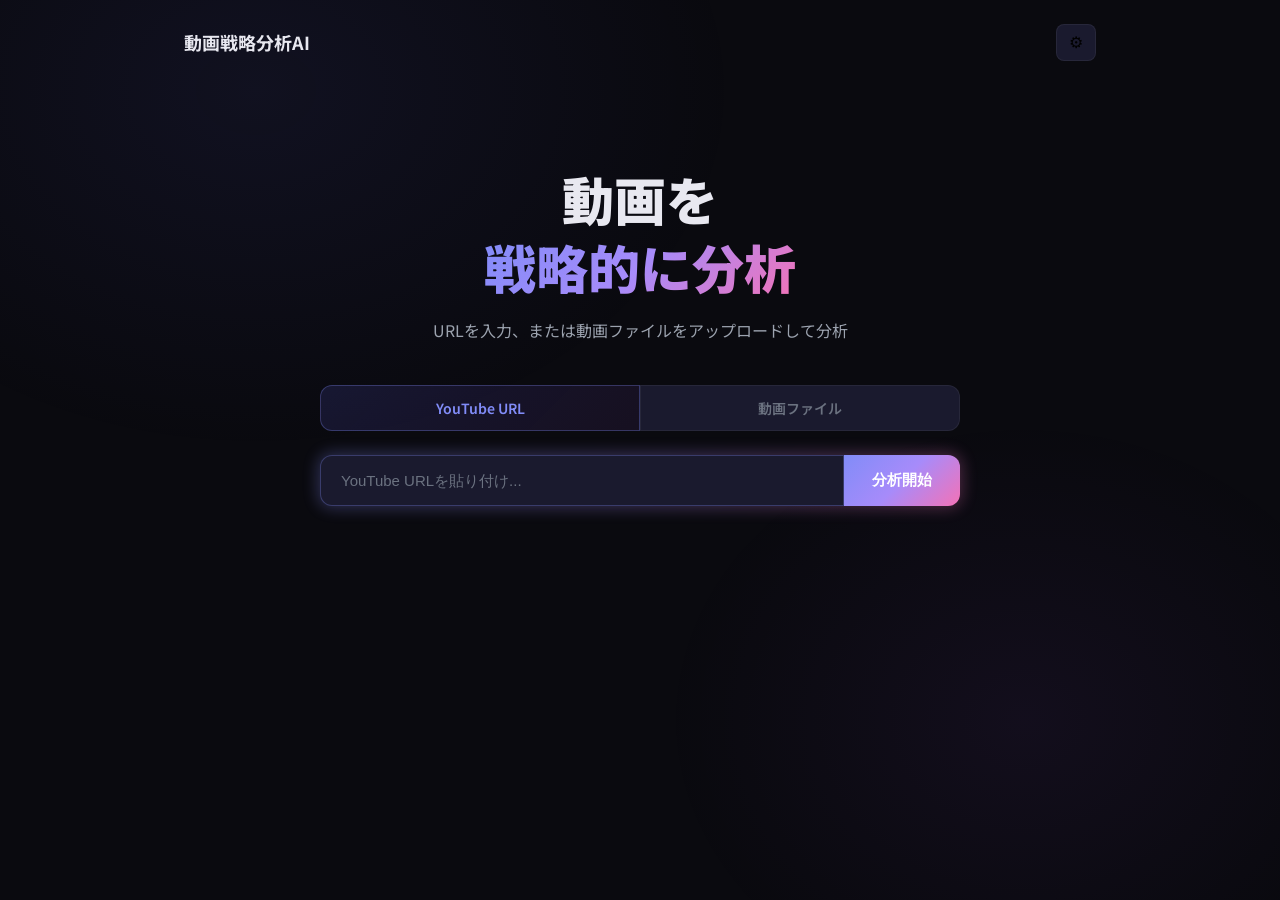
<file: app/index.html>
<!DOCTYPE html>
<html lang="ja">

<head>
    <meta charset="UTF-8">
    <meta name="viewport" content="width=device-width, initial-scale=1.0">
    <title>YouTube動画戦略分析AI</title>
    <meta name="description" content="YouTubeのURLを入力するだけで、ヒット動画の戦略・構成・ペルソナ分析レポートをAIが自動生成します。">

    <!-- OGP / SNS Share Settings -->
    <meta property="og:title" content="YouTube動画戦略分析AI" />
    <meta property="og:description" content="YouTube URLを入力するだけで、ヒット動画の設計図を自動生成。戦略・構成・ペルソナをAIが徹底分析。" />
    <meta property="og:type" content="website" />
    <meta property="og:url" content="https://example.com" />
    <meta property="og:image" content="https://example.com/ogp.png" />
    <meta property="og:site_name" content="YouTube動画戦略分析AI" />
    <meta name="twitter:card" content="summary_large_image" />
    <meta name="twitter:image" content="https://example.com/ogp.png" />

    <link rel="manifest" href="manifest.json">
    <link rel="apple-touch-icon" href="ogp.png">

    <link rel="preconnect" href="https://fonts.googleapis.com">
    <link rel="preconnect" href="https://fonts.gstatic.com" crossorigin>
    <link
        href="https://fonts.googleapis.com/css2?family=Noto+Sans+JP:wght@300;400;500;600;700;900&family=Inter:wght@400;500;600;700&display=swap"
        rel="stylesheet">
    <link rel="stylesheet" href="style.css">

    <script type="importmap">
    {
        "imports": {
            "@ffmpeg/ffmpeg": "https://cdn.jsdelivr.net/npm/@ffmpeg/ffmpeg@0.12.15/dist/esm/index.js",
            "@ffmpeg/util": "https://cdn.jsdelivr.net/npm/@ffmpeg/util@0.12.1/dist/esm/index.js"
        }
    }
    </script>
</head>

<body>
    <!-- API Key Modal -->
    <div id="apiKeyModal" class="modal" style="display:none;">
        <div class="modal-content">
            <h3>Gemini APIキー設定</h3>
            <p>Gemini APIキーを入力してください。キーはブラウザのlocalStorageに保存され、外部には送信されません。</p>
            <input type="password" id="apiKeyInput" placeholder="AIzaSy..." />
            <div class="modal-actions">
                <button onclick="saveApiKey()" class="btn-primary">保存</button>
                <button onclick="closeModal()" class="btn-secondary">キャンセル</button>
            </div>
        </div>
    </div>

    <!-- Main App -->
    <div class="container">
        <!-- Hero / Input Screen -->
        <div id="heroScreen">
            <header class="app-header">
                <div class="logo">動画戦略分析AI</div>
                <button onclick="openModal()" class="settings-btn" title="APIキー設定">&#9881;</button>
            </header>
            <div class="hero-content">
                <h1>動画を<br><span class="gradient-text">戦略的に分析</span></h1>
                <p class="hero-desc">URLを入力、または動画ファイルをアップロードして分析</p>

                <!-- Tab Bar -->
                <div class="tab-bar">
                    <button class="tab-btn active" onclick="switchTab('youtube')" id="tabYoutube">YouTube URL</button>
                    <button class="tab-btn" onclick="switchTab('upload')" id="tabUpload">動画ファイル</button>
                </div>

                <!-- YouTube URL Tab -->
                <div id="tabContentYoutube" class="tab-content">
                    <div class="input-wrapper">
                        <div class="input-glow"></div>
                        <input type="url" id="urlInput" placeholder="YouTube URLを貼り付け..." />
                        <button onclick="startAnalysis()" id="analyzeBtn" class="analyze-btn">分析開始</button>
                    </div>
                </div>

                <!-- File Upload Tab -->
                <div id="tabContentUpload" class="tab-content" style="display:none;">
                    <div class="drop-zone" id="dropZone" onclick="document.getElementById('fileInput').click()">
                        <div class="drop-zone-icon">&#128193;</div>
                        <p class="drop-zone-text">動画ファイルをドラッグ&ドロップ<br>またはクリックして選択</p>
                        <p class="drop-zone-formats">MP4, MOV, AVI, WebM, MKV 対応</p>
                        <input type="file" id="fileInput" accept="video/*" style="display:none;" onchange="onFileSelected(event)" />
                    </div>
                    <div id="fileInfo" class="file-info" style="display:none;">
                        <div class="file-info-left">
                            <span class="file-info-name" id="fileName"></span>
                            <span class="file-info-size" id="fileSize"></span>
                        </div>
                        <button class="file-info-remove" onclick="clearFileSelection()" title="取り消し">&#10005;</button>
                    </div>
                    <div id="compressNotice" class="compress-notice" style="display:none;">
                        ⚠️ このファイルは2GBを超えています。Gemini File APIの上限は2GBのため、外部ツール（<a href="https://handbrake.fr/" target="_blank" rel="noopener" style="color:inherit;text-decoration:underline;">HandBrake</a>等）で圧縮してからアップロードしてください。
                    </div>
                    <button onclick="startFileAnalysis()" id="fileAnalyzeBtn" class="file-analyze-btn" disabled>分析開始</button>
                </div>

                <div id="inputError" class="input-error" style="display:none;"></div>
            </div>
            <!-- History -->
            <div id="historySection" class="history-section" style="display:none;">
                <h3>分析履歴</h3>
                <div id="historyList" class="history-list"></div>
            </div>
        </div>

        <!-- Loading Screen -->
        <div id="loadingScreen" style="display:none;">
            <div class="loading-content">
                <div class="loading-spinner"></div>
                <h2>分析中...</h2>

                <!-- YouTube Loading Steps -->
                <div id="youtubeSteps" class="loading-steps">
                    <div class="step" id="step1"><span class="step-icon"></span> 動画情報を取得中</div>
                    <div class="step" id="step2"><span class="step-icon"></span> AIが動画を分析中</div>
                    <div class="step" id="step3"><span class="step-icon"></span> レポートを生成中</div>
                </div>

                <!-- File Upload Loading Steps -->
                <div id="uploadSteps" class="loading-steps" style="display:none;">
                    <div class="step" id="ustep1"><span class="step-icon"></span> 動画を準備中</div>
                    <div class="step" id="ustep2"><span class="step-icon"></span> 動画を圧縮中</div>
                    <div class="step" id="ustep3"><span class="step-icon"></span> Geminiにアップロード中</div>
                    <div class="step" id="ustep4"><span class="step-icon"></span> 動画を処理中</div>
                    <div class="step" id="ustep5"><span class="step-icon"></span> AIが分析・レポート生成中</div>
                </div>

                <!-- Progress Bar -->
                <div id="progressContainer" class="progress-container" style="display:none;">
                    <div class="progress-bar">
                        <div class="progress-fill" id="progressFill" style="width:0%"></div>
                    </div>
                    <div class="progress-text" id="progressText"></div>
                </div>
            </div>
        </div>

        <!-- Report Screen -->
        <div id="reportScreen" style="display:none;">
            <div class="report-header">
                <button onclick="goHome()" class="back-btn">&larr; 新しい分析</button>
            </div>
            <div id="reportContent"></div>
        </div>
    </div>

    <script>window.coi = { coepCredentialless: () => true };</script>
    <script src="coi-serviceworker.js"></script>
    <script src="app.js"></script>
</body>

</html>
</file>
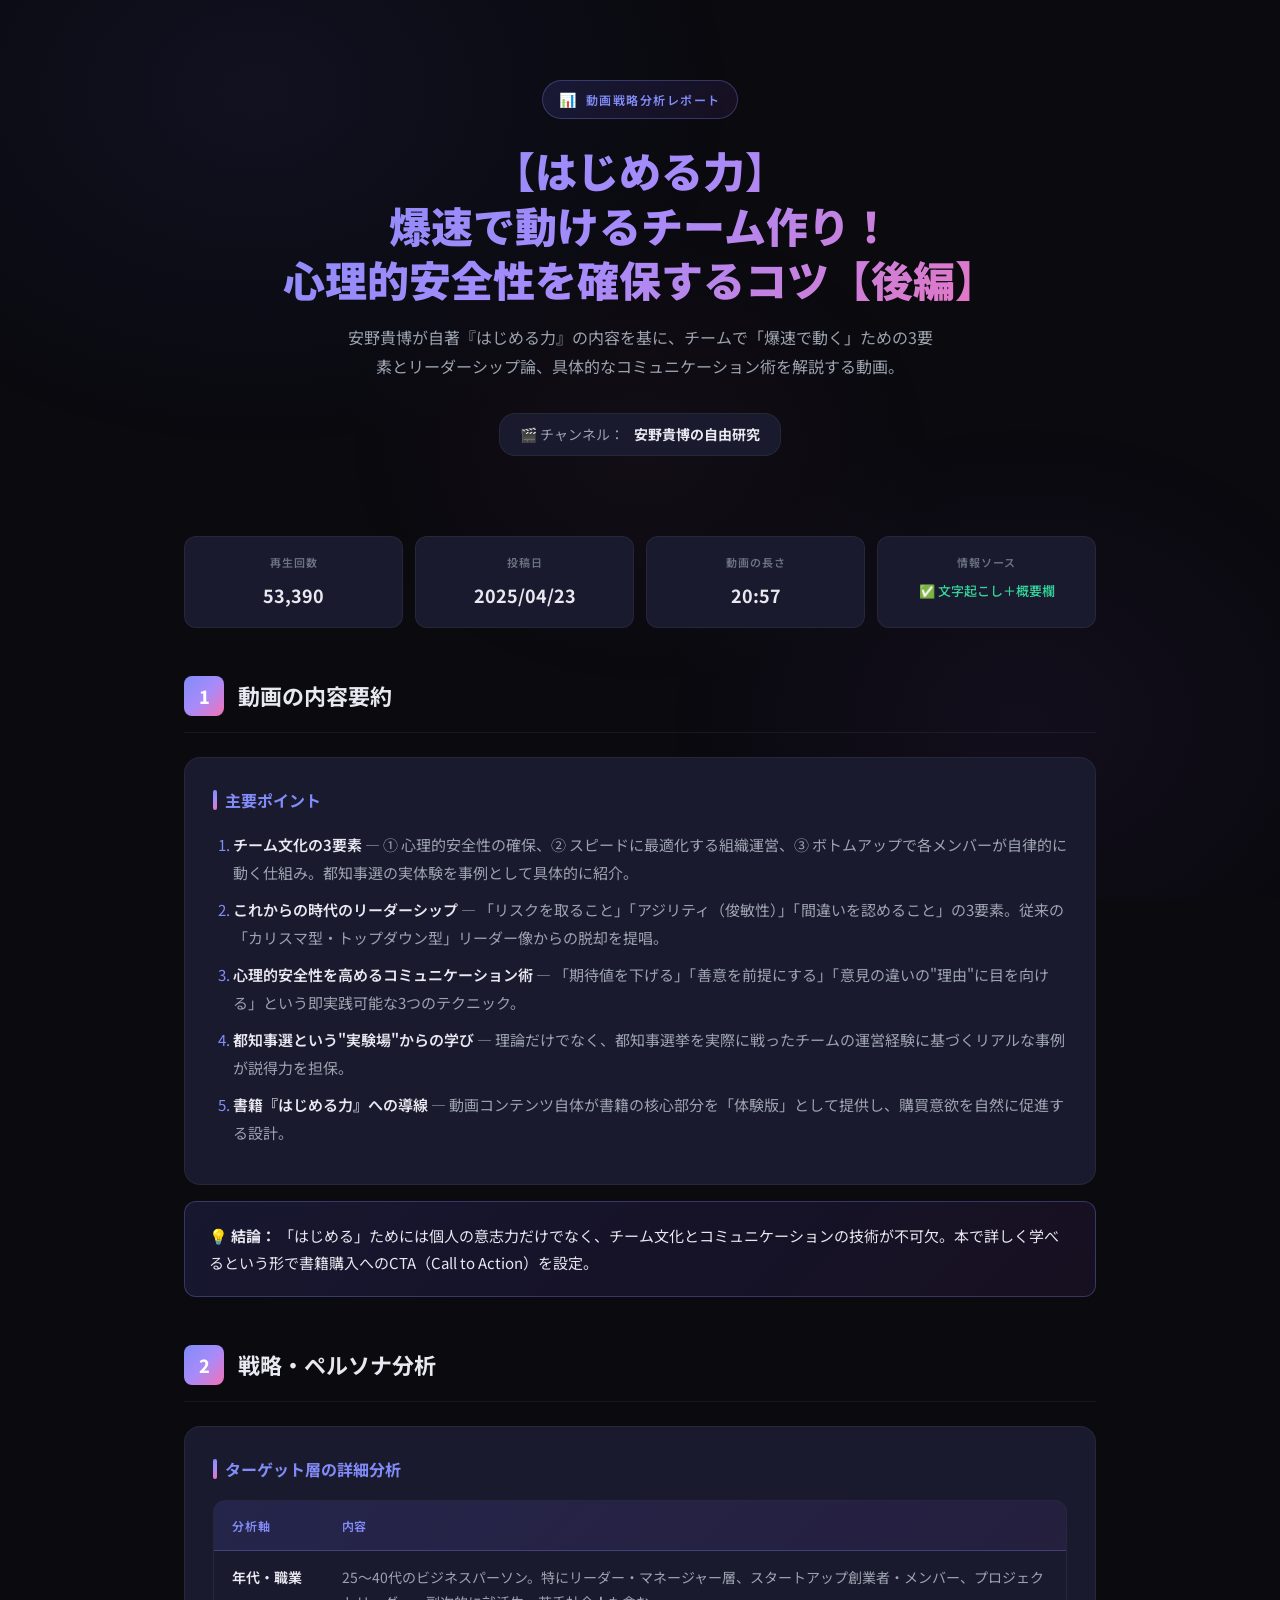
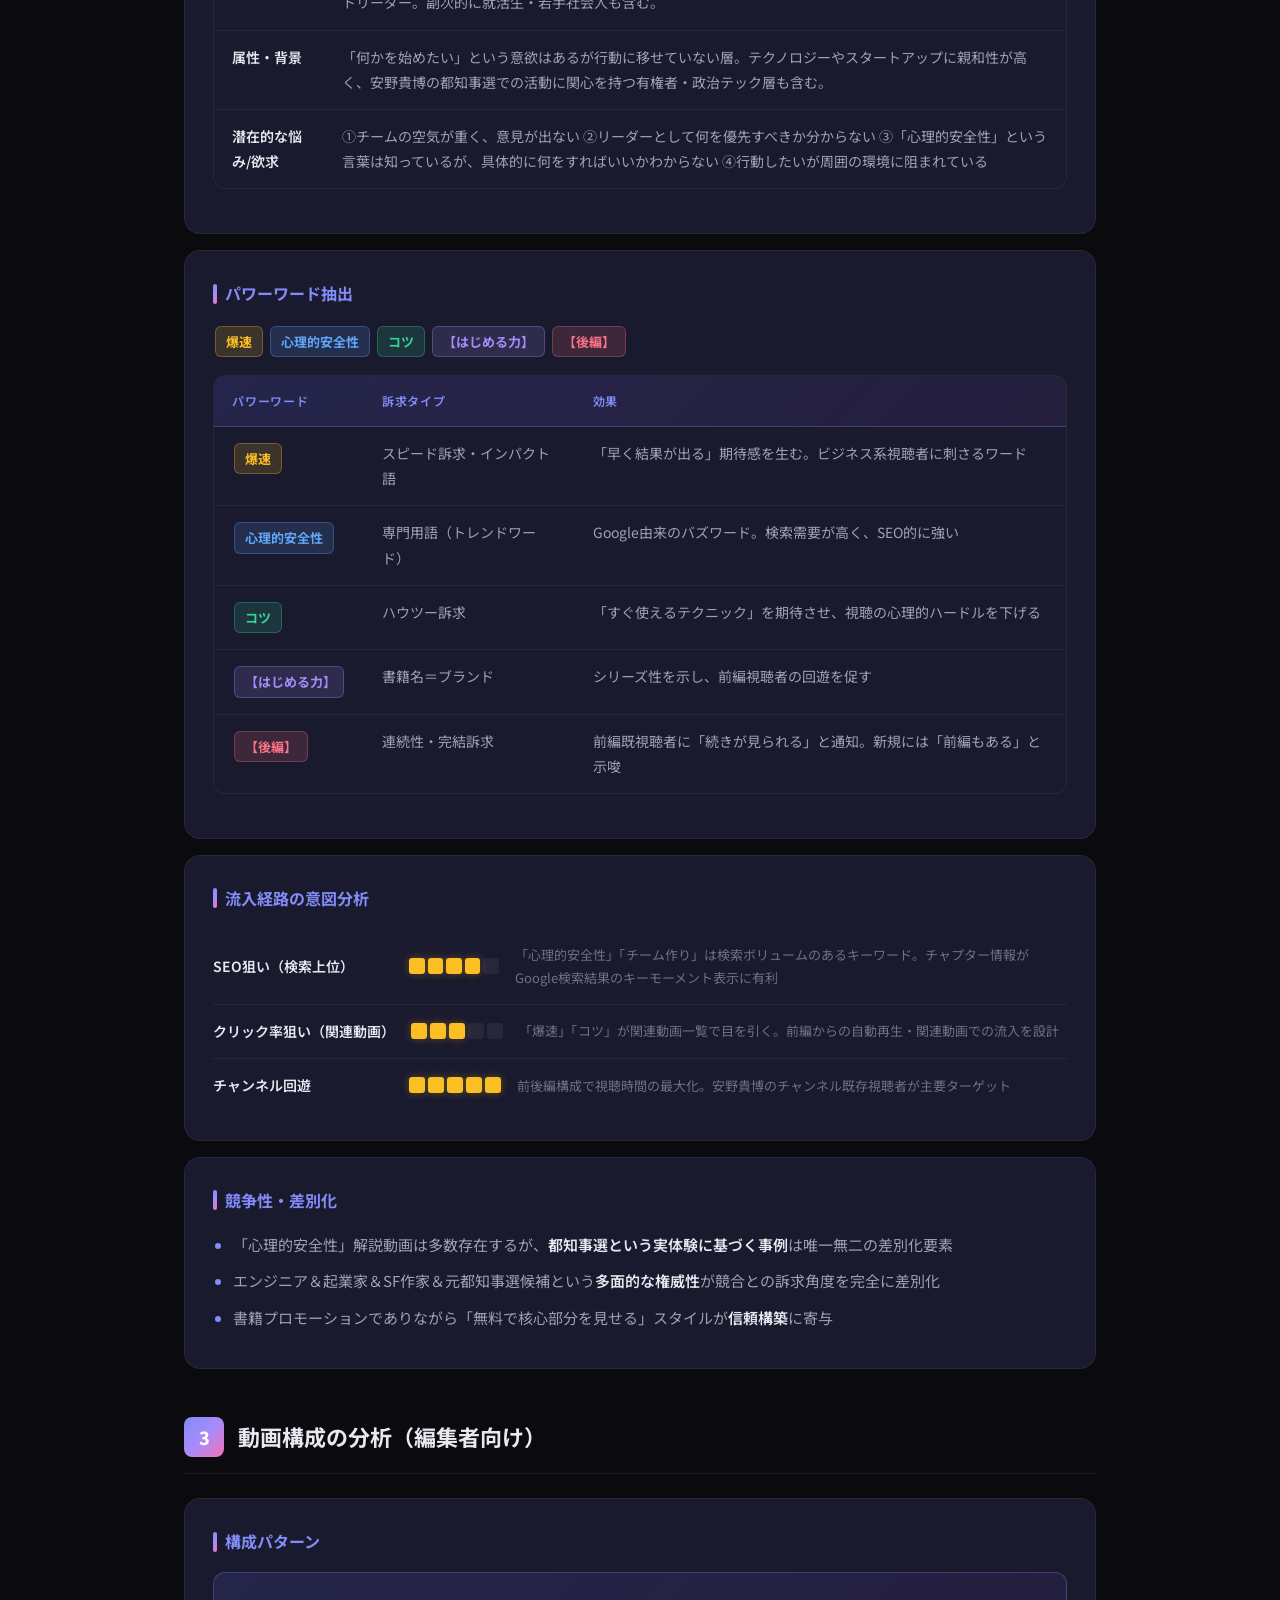
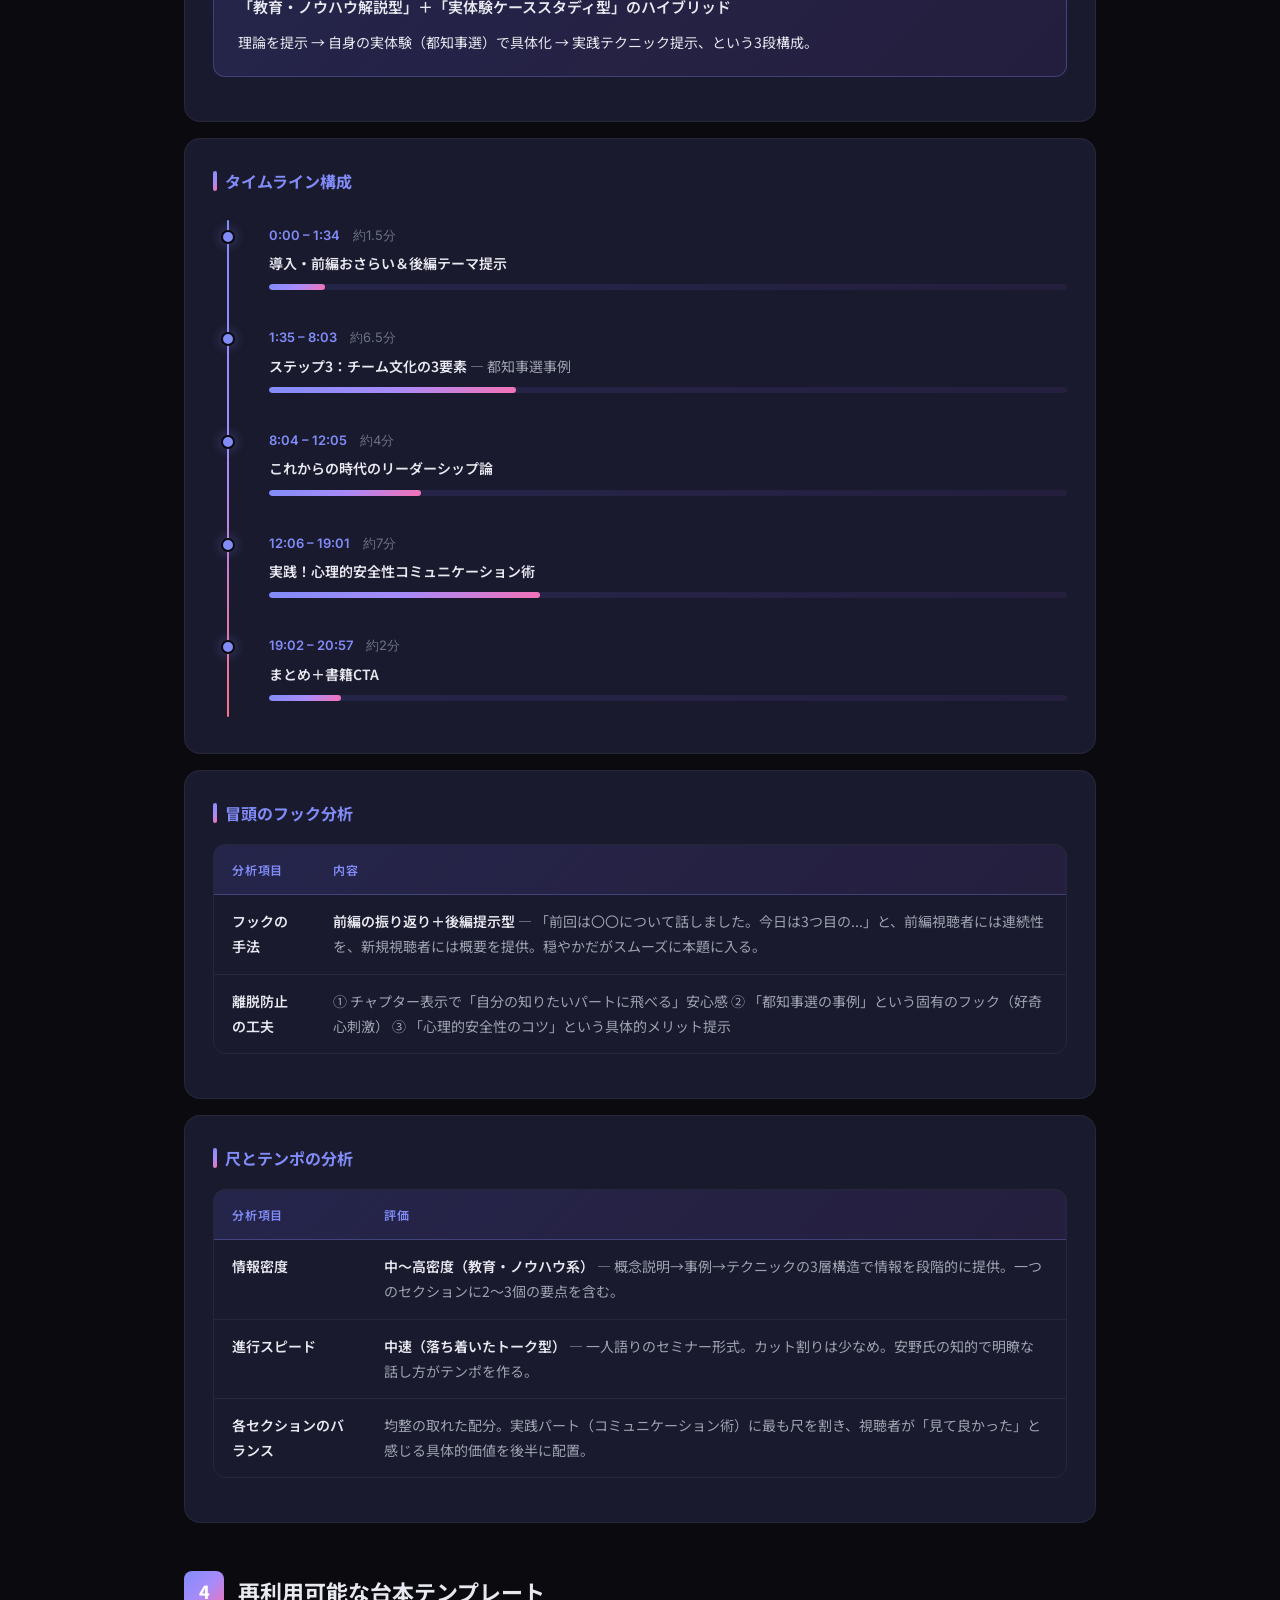
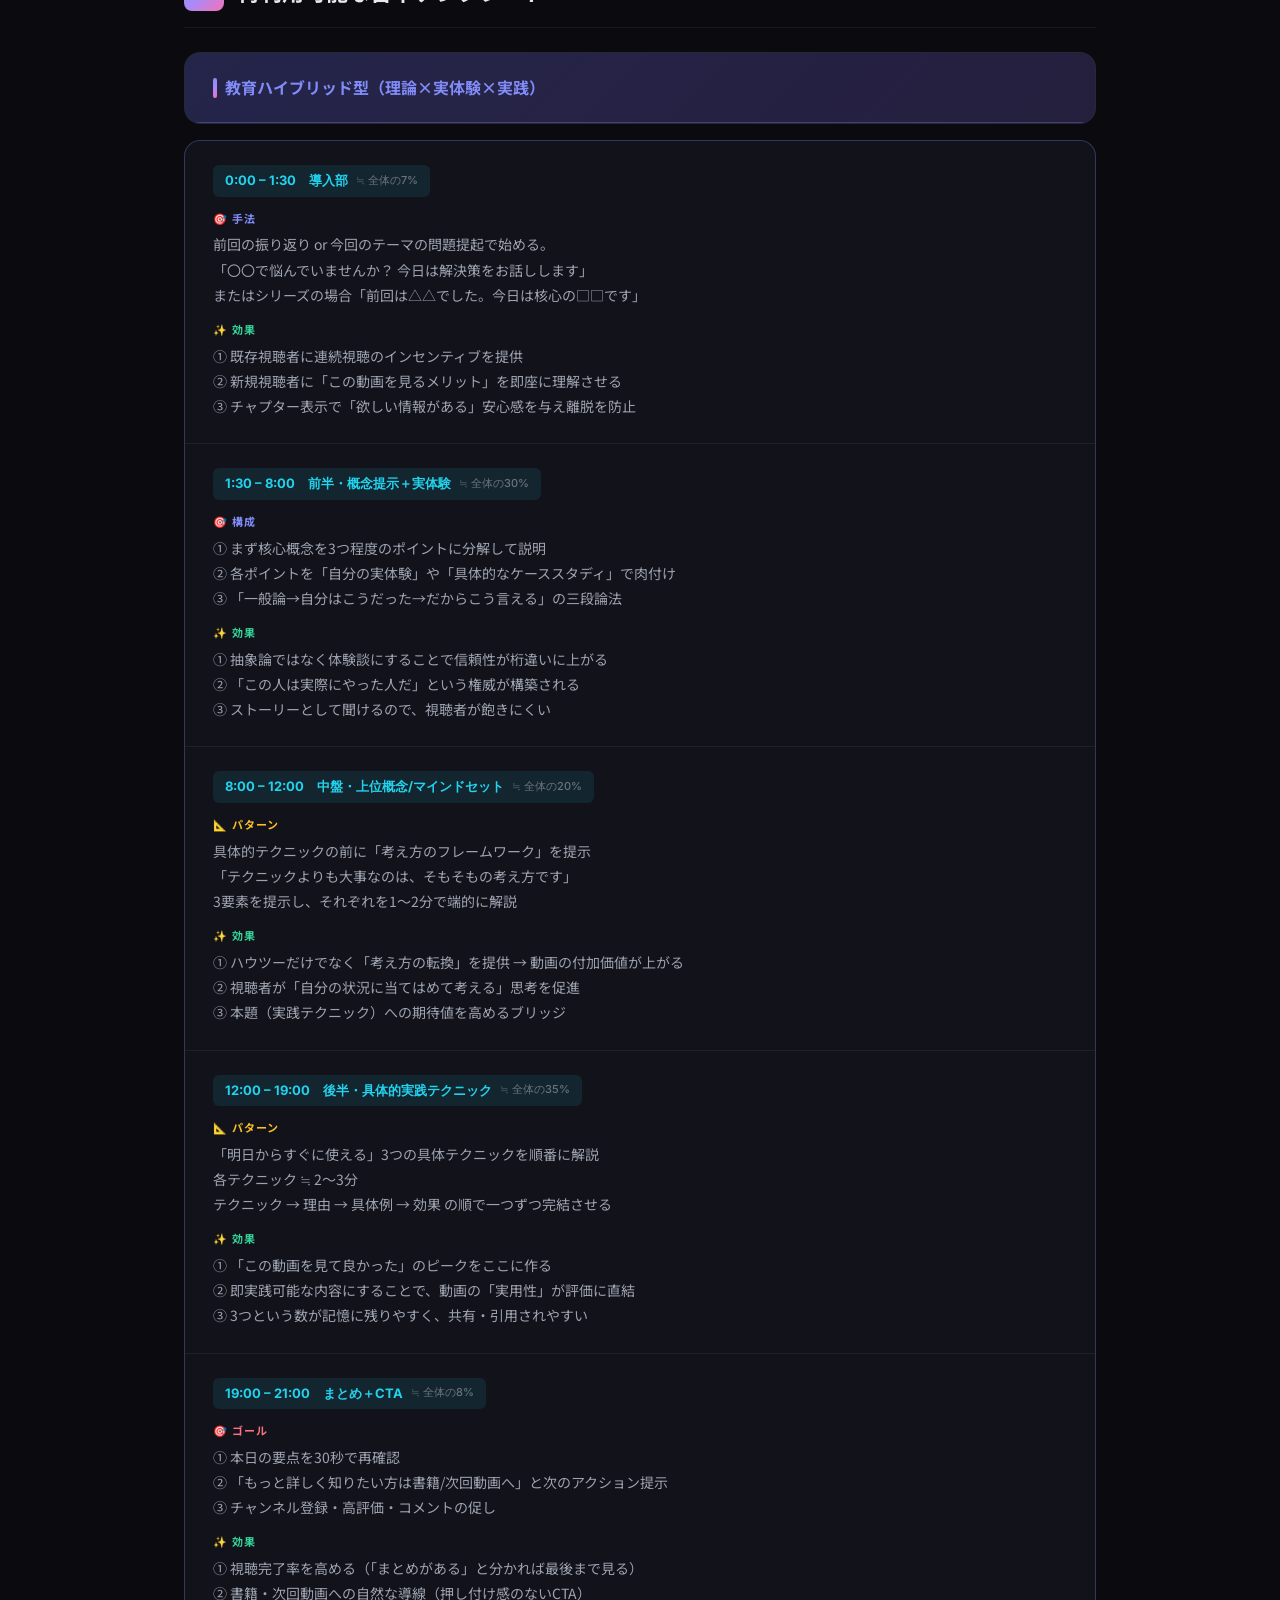
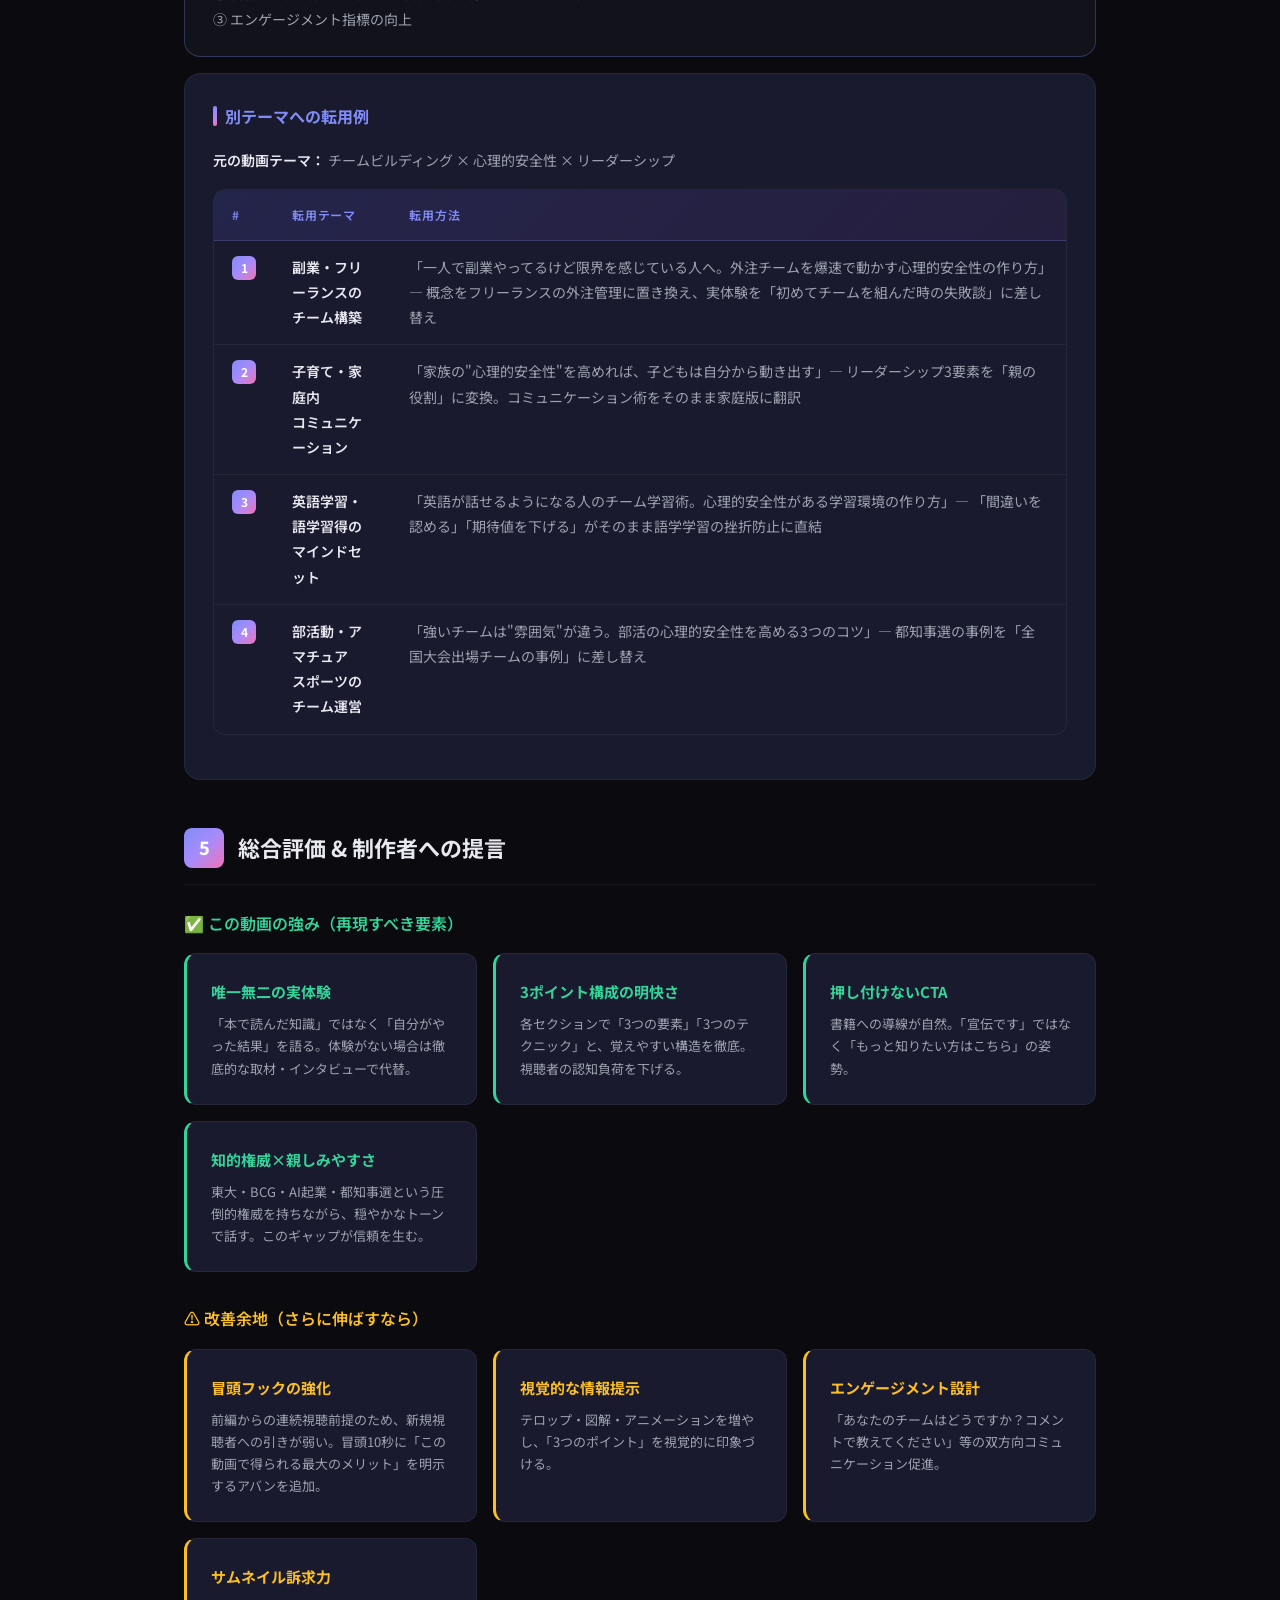
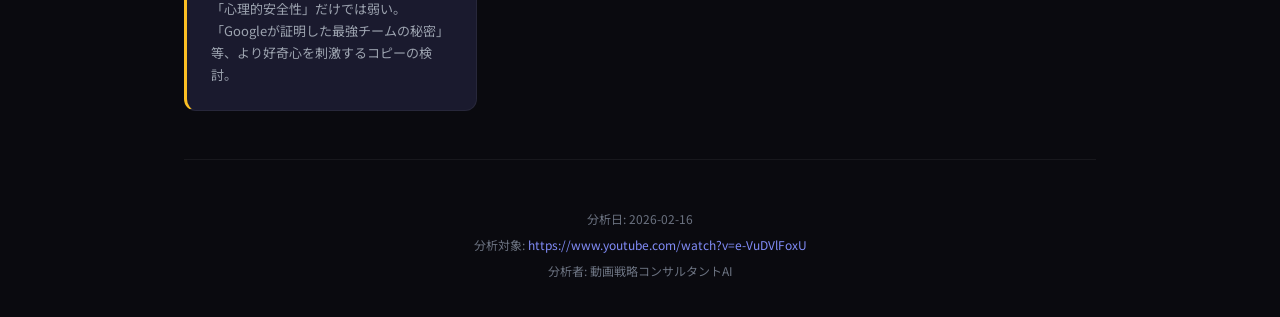
<file: 分析レポート_はじめる力_後編.html>
<!DOCTYPE html>
<html lang="ja">
<head>
  <meta charset="UTF-8">
  <meta name="viewport" content="width=device-width, initial-scale=1.0">
  <title>動画戦略分析レポート | 【はじめる力】爆速で動けるチーム作り！</title>
  <meta name="description" content="安野貴博「はじめる力」後編の動画戦略分析レポート。構成・ペルソナ・台本テンプレートを含む包括的分析。">
  <link rel="preconnect" href="https://fonts.googleapis.com">
  <link rel="preconnect" href="https://fonts.gstatic.com" crossorigin>
  <link href="https://fonts.googleapis.com/css2?family=Noto+Sans+JP:wght@300;400;500;600;700;900&family=Inter:wght@400;500;600;700&display=swap" rel="stylesheet">
  <style>
    :root {
      --bg-primary: #0a0a0f;
      --bg-secondary: #12121a;
      --bg-card: #1a1a2e;
      --bg-card-hover: #222240;
      --bg-accent: rgba(99, 102, 241, 0.08);
      --text-primary: #e8e8f0;
      --text-secondary: #9ca3af;
      --text-muted: #6b7280;
      --accent-indigo: #818cf8;
      --accent-violet: #a78bfa;
      --accent-blue: #60a5fa;
      --accent-emerald: #34d399;
      --accent-rose: #fb7185;
      --accent-amber: #fbbf24;
      --accent-cyan: #22d3ee;
      --gradient-main: linear-gradient(135deg, #818cf8 0%, #a78bfa 50%, #f472b6 100%);
      --gradient-card: linear-gradient(135deg, rgba(129, 140, 248, 0.1) 0%, rgba(167, 139, 250, 0.05) 100%);
      --gradient-subtle: linear-gradient(135deg, rgba(99, 102, 241, 0.15) 0%, rgba(168, 85, 247, 0.08) 100%);
      --border-subtle: rgba(255, 255, 255, 0.06);
      --border-accent: rgba(129, 140, 248, 0.3);
      --shadow-card: 0 4px 24px rgba(0, 0, 0, 0.3);
      --shadow-glow: 0 0 40px rgba(129, 140, 248, 0.15);
      --radius-sm: 8px;
      --radius-md: 12px;
      --radius-lg: 16px;
      --radius-xl: 24px;
    }

    * { margin: 0; padding: 0; box-sizing: border-box; }

    body {
      font-family: 'Noto Sans JP', 'Inter', -apple-system, sans-serif;
      background: var(--bg-primary);
      color: var(--text-primary);
      line-height: 1.8;
      font-size: 15px;
      -webkit-font-smoothing: antialiased;
    }

    /* Animated background */
    body::before {
      content: '';
      position: fixed;
      top: 0; left: 0; right: 0; bottom: 0;
      background:
        radial-gradient(ellipse 800px 600px at 20% 10%, rgba(99, 102, 241, 0.08) 0%, transparent 60%),
        radial-gradient(ellipse 600px 500px at 80% 80%, rgba(168, 85, 247, 0.06) 0%, transparent 60%),
        radial-gradient(ellipse 500px 400px at 50% 50%, rgba(244, 114, 182, 0.04) 0%, transparent 60%);
      pointer-events: none;
      z-index: 0;
    }

    .container {
      max-width: 960px;
      margin: 0 auto;
      padding: 0 24px;
      position: relative;
      z-index: 1;
    }

    /* ===== HERO ===== */
    .hero {
      padding: 80px 0 48px;
      text-align: center;
      position: relative;
    }

    .hero-badge {
      display: inline-flex;
      align-items: center;
      gap: 8px;
      padding: 6px 16px;
      background: var(--gradient-subtle);
      border: 1px solid var(--border-accent);
      border-radius: 100px;
      font-size: 12px;
      font-weight: 600;
      color: var(--accent-indigo);
      text-transform: uppercase;
      letter-spacing: 1.5px;
      margin-bottom: 24px;
      animation: fadeInDown 0.6s ease;
    }

    .hero-badge::before {
      content: '📊';
      font-size: 14px;
    }

    .hero h1 {
      font-size: clamp(28px, 5vw, 42px);
      font-weight: 900;
      line-height: 1.3;
      background: var(--gradient-main);
      -webkit-background-clip: text;
      -webkit-text-fill-color: transparent;
      background-clip: text;
      margin-bottom: 16px;
      animation: fadeInUp 0.8s ease;
    }

    .hero-subtitle {
      font-size: 16px;
      color: var(--text-secondary);
      max-width: 600px;
      margin: 0 auto 32px;
      animation: fadeInUp 1s ease;
    }

    .hero-channel {
      display: inline-flex;
      align-items: center;
      gap: 10px;
      padding: 8px 20px;
      background: var(--bg-card);
      border: 1px solid var(--border-subtle);
      border-radius: var(--radius-lg);
      font-size: 14px;
      color: var(--text-secondary);
      animation: fadeInUp 1.2s ease;
    }

    .hero-channel strong {
      color: var(--text-primary);
    }

    /* ===== META GRID ===== */
    .meta-grid {
      display: grid;
      grid-template-columns: repeat(auto-fit, minmax(140px, 1fr));
      gap: 12px;
      margin: 32px 0 48px;
      animation: fadeInUp 1.4s ease;
    }

    .meta-item {
      background: var(--bg-card);
      border: 1px solid var(--border-subtle);
      border-radius: var(--radius-md);
      padding: 16px;
      text-align: center;
      transition: all 0.3s ease;
    }

    .meta-item:hover {
      border-color: var(--border-accent);
      transform: translateY(-2px);
      box-shadow: var(--shadow-glow);
    }

    .meta-label {
      font-size: 11px;
      font-weight: 600;
      color: var(--text-muted);
      text-transform: uppercase;
      letter-spacing: 1px;
      margin-bottom: 6px;
    }

    .meta-value {
      font-size: 18px;
      font-weight: 700;
      color: var(--text-primary);
    }

    .meta-value.source {
      font-size: 13px;
      font-weight: 500;
      color: var(--accent-emerald);
    }

    /* ===== SECTIONS ===== */
    .section {
      margin-bottom: 48px;
    }

    .section-header {
      display: flex;
      align-items: center;
      gap: 14px;
      margin-bottom: 24px;
      padding-bottom: 16px;
      border-bottom: 1px solid var(--border-subtle);
    }

    .section-number {
      display: flex;
      align-items: center;
      justify-content: center;
      width: 40px;
      height: 40px;
      background: var(--gradient-main);
      border-radius: var(--radius-sm);
      font-size: 18px;
      font-weight: 800;
      color: white;
      flex-shrink: 0;
    }

    .section-title {
      font-size: 22px;
      font-weight: 700;
      color: var(--text-primary);
    }

    /* ===== CARDS ===== */
    .card {
      background: var(--bg-card);
      border: 1px solid var(--border-subtle);
      border-radius: var(--radius-lg);
      padding: 28px;
      margin-bottom: 16px;
      transition: all 0.3s ease;
    }

    .card:hover {
      border-color: var(--border-accent);
      box-shadow: var(--shadow-card);
    }

    .card-title {
      font-size: 16px;
      font-weight: 700;
      color: var(--accent-indigo);
      margin-bottom: 16px;
      display: flex;
      align-items: center;
      gap: 8px;
    }

    .card-title::before {
      content: '';
      width: 4px;
      height: 20px;
      background: var(--gradient-main);
      border-radius: 2px;
    }

    .card p, .card li {
      color: var(--text-secondary);
      line-height: 1.9;
    }

    .card strong {
      color: var(--text-primary);
      font-weight: 600;
    }

    .card ul, .card ol {
      padding-left: 20px;
      margin: 8px 0;
    }

    .card li {
      margin-bottom: 8px;
    }

    .card li::marker {
      color: var(--accent-indigo);
    }

    /* ===== HIGHLIGHT BOX ===== */
    .highlight-box {
      background: var(--gradient-subtle);
      border: 1px solid var(--border-accent);
      border-radius: var(--radius-md);
      padding: 20px 24px;
      margin: 16px 0;
    }

    .highlight-box p {
      color: var(--text-primary);
      font-size: 15px;
    }

    /* ===== TABLES ===== */
    .table-wrapper {
      overflow-x: auto;
      margin: 16px 0;
      border-radius: var(--radius-md);
      border: 1px solid var(--border-subtle);
    }

    table {
      width: 100%;
      border-collapse: collapse;
      font-size: 14px;
    }

    thead {
      background: var(--gradient-subtle);
    }

    th {
      padding: 14px 18px;
      text-align: left;
      font-weight: 600;
      color: var(--accent-indigo);
      font-size: 12px;
      text-transform: uppercase;
      letter-spacing: 0.8px;
      border-bottom: 1px solid var(--border-accent);
    }

    td {
      padding: 14px 18px;
      border-bottom: 1px solid var(--border-subtle);
      color: var(--text-secondary);
      vertical-align: top;
    }

    td strong {
      color: var(--text-primary);
    }

    tr:last-child td {
      border-bottom: none;
    }

    tr:hover td {
      background: rgba(129, 140, 248, 0.03);
    }

    /* ===== POWER WORD TAGS ===== */
    .power-word {
      display: inline-block;
      padding: 3px 10px;
      border-radius: 6px;
      font-size: 13px;
      font-weight: 700;
      margin: 2px;
    }

    .pw-speed { background: rgba(251, 191, 36, 0.15); color: var(--accent-amber); border: 1px solid rgba(251, 191, 36, 0.3); }
    .pw-trend { background: rgba(96, 165, 250, 0.15); color: var(--accent-blue); border: 1px solid rgba(96, 165, 250, 0.3); }
    .pw-howto { background: rgba(52, 211, 153, 0.15); color: var(--accent-emerald); border: 1px solid rgba(52, 211, 153, 0.3); }
    .pw-brand { background: rgba(167, 139, 250, 0.15); color: var(--accent-violet); border: 1px solid rgba(167, 139, 250, 0.3); }
    .pw-series { background: rgba(251, 113, 133, 0.15); color: var(--accent-rose); border: 1px solid rgba(251, 113, 133, 0.3); }

    /* ===== TRAFFIC ANALYSIS ===== */
    .traffic-item {
      display: flex;
      align-items: center;
      gap: 16px;
      padding: 14px 0;
      border-bottom: 1px solid var(--border-subtle);
    }

    .traffic-item:last-child { border-bottom: none; }

    .traffic-label {
      font-weight: 600;
      color: var(--text-primary);
      min-width: 180px;
      font-size: 14px;
    }

    .star-bar {
      display: flex;
      gap: 3px;
      min-width: 90px;
    }

    .star {
      width: 16px;
      height: 16px;
      border-radius: 3px;
      background: var(--border-subtle);
      transition: all 0.3s ease;
    }

    .star.filled { background: var(--accent-amber); box-shadow: 0 0 8px rgba(251, 191, 36, 0.3); }

    .traffic-desc {
      font-size: 13px;
      color: var(--text-muted);
    }

    /* ===== TIMELINE ===== */
    .timeline {
      position: relative;
      padding-left: 32px;
    }

    .timeline::before {
      content: '';
      position: absolute;
      left: 14px;
      top: 8px;
      bottom: 8px;
      width: 2px;
      background: linear-gradient(to bottom, var(--accent-indigo), var(--accent-violet), var(--accent-rose));
      border-radius: 2px;
    }

    .timeline-item {
      position: relative;
      padding: 12px 0 24px 24px;
    }

    .timeline-item::before {
      content: '';
      position: absolute;
      left: -24px;
      top: 18px;
      width: 10px;
      height: 10px;
      border-radius: 50%;
      background: var(--accent-indigo);
      border: 2px solid var(--bg-primary);
      box-shadow: 0 0 12px rgba(129, 140, 248, 0.4);
    }

    .timeline-time {
      font-family: 'Inter', monospace;
      font-size: 13px;
      font-weight: 600;
      color: var(--accent-indigo);
      margin-bottom: 4px;
    }

    .timeline-content {
      font-size: 14px;
      color: var(--text-secondary);
    }

    .timeline-content strong { color: var(--text-primary); }

    .timeline-bar {
      margin-top: 8px;
      height: 6px;
      border-radius: 3px;
      background: var(--gradient-subtle);
      overflow: hidden;
    }

    .timeline-bar-fill {
      height: 100%;
      border-radius: 3px;
      background: var(--gradient-main);
      transition: width 1s ease;
    }

    /* ===== TEMPLATE BLOCK ===== */
    .template-block {
      background: var(--bg-secondary);
      border: 1px solid var(--border-accent);
      border-radius: var(--radius-lg);
      overflow: hidden;
      margin: 16px 0;
    }

    .template-section {
      padding: 24px 28px;
      border-bottom: 1px solid var(--border-subtle);
      transition: all 0.3s ease;
    }

    .template-section:last-child { border-bottom: none; }
    .template-section:hover { background: rgba(129, 140, 248, 0.03); }

    .template-time {
      display: inline-flex;
      align-items: center;
      gap: 8px;
      font-family: 'Inter', monospace;
      font-size: 13px;
      font-weight: 700;
      color: var(--accent-cyan);
      background: rgba(34, 211, 238, 0.1);
      padding: 4px 12px;
      border-radius: 6px;
      margin-bottom: 12px;
    }

    .template-percent {
      font-size: 11px;
      color: var(--text-muted);
      font-weight: 500;
    }

    .template-label {
      font-size: 11px;
      font-weight: 700;
      text-transform: uppercase;
      letter-spacing: 1px;
      margin-bottom: 4px;
    }

    .template-label.method { color: var(--accent-indigo); }
    .template-label.effect { color: var(--accent-emerald); }
    .template-label.pattern { color: var(--accent-amber); }
    .template-label.goal { color: var(--accent-rose); }

    .template-text {
      font-size: 14px;
      color: var(--text-secondary);
      line-height: 1.8;
    }

    /* ===== EVALUATION ===== */
    .eval-grid {
      display: grid;
      grid-template-columns: repeat(auto-fit, minmax(280px, 1fr));
      gap: 16px;
    }

    .eval-card {
      background: var(--bg-card);
      border: 1px solid var(--border-subtle);
      border-radius: var(--radius-md);
      padding: 24px;
      transition: all 0.3s ease;
    }

    .eval-card:hover {
      transform: translateY(-2px);
      box-shadow: var(--shadow-glow);
    }

    .eval-card.strength {
      border-left: 3px solid var(--accent-emerald);
    }

    .eval-card.improve {
      border-left: 3px solid var(--accent-amber);
    }

    .eval-card-title {
      font-size: 15px;
      font-weight: 700;
      margin-bottom: 8px;
    }

    .eval-card.strength .eval-card-title { color: var(--accent-emerald); }
    .eval-card.improve .eval-card-title { color: var(--accent-amber); }

    .eval-card p {
      font-size: 13px;
      color: var(--text-secondary);
      line-height: 1.7;
    }

    /* ===== TRANSFER TABLE ===== */
    .transfer-num {
      display: inline-flex;
      align-items: center;
      justify-content: center;
      width: 24px;
      height: 24px;
      background: var(--gradient-main);
      border-radius: 6px;
      font-size: 12px;
      font-weight: 700;
      color: white;
    }

    /* ===== FOOTER ===== */
    .footer {
      text-align: center;
      padding: 48px 0 32px;
      border-top: 1px solid var(--border-subtle);
      margin-top: 48px;
    }

    .footer p {
      font-size: 12px;
      color: var(--text-muted);
      margin-bottom: 4px;
    }

    .footer a {
      color: var(--accent-indigo);
      text-decoration: none;
    }

    .footer a:hover { text-decoration: underline; }

    /* ===== ANIMATIONS ===== */
    @keyframes fadeInUp {
      from { opacity: 0; transform: translateY(20px); }
      to { opacity: 1; transform: translateY(0); }
    }

    @keyframes fadeInDown {
      from { opacity: 0; transform: translateY(-10px); }
      to { opacity: 1; transform: translateY(0); }
    }

    .animate-in {
      opacity: 0;
      transform: translateY(24px);
      transition: all 0.6s cubic-bezier(0.16, 1, 0.3, 1);
    }

    .animate-in.visible {
      opacity: 1;
      transform: translateY(0);
    }

    /* ===== RESPONSIVE ===== */
    @media (max-width: 640px) {
      .container { padding: 0 16px; }
      .hero { padding: 48px 0 32px; }
      .card { padding: 20px; }
      .traffic-item { flex-direction: column; gap: 8px; align-items: flex-start; }
      .traffic-label { min-width: unset; }
      .eval-grid { grid-template-columns: 1fr; }
      .meta-grid { grid-template-columns: repeat(2, 1fr); }
      .template-section { padding: 18px 20px; }
    }

    /* Scrollbar */
    ::-webkit-scrollbar { width: 6px; }
    ::-webkit-scrollbar-track { background: var(--bg-primary); }
    ::-webkit-scrollbar-thumb { background: var(--border-accent); border-radius: 3px; }
  </style>
</head>
<body>

  <div class="container">

    <!-- ===== HERO ===== -->
    <header class="hero">
      <div class="hero-badge">動画戦略分析レポート</div>
      <h1>【はじめる力】<br>爆速で動けるチーム作り！<br>心理的安全性を確保するコツ【後編】</h1>
      <p class="hero-subtitle">安野貴博が自著『はじめる力』の内容を基に、チームで「爆速で動く」ための3要素とリーダーシップ論、具体的なコミュニケーション術を解説する動画。</p>
      <div class="hero-channel">
        🎬 チャンネル：<strong>安野貴博の自由研究</strong>
      </div>
    </header>

    <!-- ===== META ===== -->
    <div class="meta-grid">
      <div class="meta-item">
        <div class="meta-label">再生回数</div>
        <div class="meta-value">53,390</div>
      </div>
      <div class="meta-item">
        <div class="meta-label">投稿日</div>
        <div class="meta-value">2025/04/23</div>
      </div>
      <div class="meta-item">
        <div class="meta-label">動画の長さ</div>
        <div class="meta-value">20:57</div>
      </div>
      <div class="meta-item">
        <div class="meta-label">情報ソース</div>
        <div class="meta-value source">✅ 文字起こし＋概要欄</div>
      </div>
    </div>

    <!-- ===== SECTION 1: 内容要約 ===== -->
    <section class="section animate-in">
      <div class="section-header">
        <div class="section-number">1</div>
        <h2 class="section-title">動画の内容要約</h2>
      </div>

      <div class="card">
        <div class="card-title">主要ポイント</div>
        <ol>
          <li><strong>チーム文化の3要素</strong> — ① 心理的安全性の確保、② スピードに最適化する組織運営、③ ボトムアップで各メンバーが自律的に動く仕組み。都知事選の実体験を事例として具体的に紹介。</li>
          <li><strong>これからの時代のリーダーシップ</strong> — 「リスクを取ること」「アジリティ（俊敏性）」「間違いを認めること」の3要素。従来の「カリスマ型・トップダウン型」リーダー像からの脱却を提唱。</li>
          <li><strong>心理的安全性を高めるコミュニケーション術</strong> — 「期待値を下げる」「善意を前提にする」「意見の違いの"理由"に目を向ける」という即実践可能な3つのテクニック。</li>
          <li><strong>都知事選という"実験場"からの学び</strong> — 理論だけでなく、都知事選挙を実際に戦ったチームの運営経験に基づくリアルな事例が説得力を担保。</li>
          <li><strong>書籍『はじめる力』への導線</strong> — 動画コンテンツ自体が書籍の核心部分を「体験版」として提供し、購買意欲を自然に促進する設計。</li>
        </ol>
      </div>

      <div class="highlight-box">
        <p>💡 <strong>結論：</strong> 「はじめる」ためには個人の意志力だけでなく、チーム文化とコミュニケーションの技術が不可欠。本で詳しく学べるという形で書籍購入へのCTA（Call to Action）を設定。</p>
      </div>
    </section>

    <!-- ===== SECTION 2: 戦略・ペルソナ分析 ===== -->
    <section class="section animate-in">
      <div class="section-header">
        <div class="section-number">2</div>
        <h2 class="section-title">戦略・ペルソナ分析</h2>
      </div>

      <div class="card">
        <div class="card-title">ターゲット層の詳細分析</div>
        <div class="table-wrapper">
          <table>
            <thead>
              <tr><th>分析軸</th><th>内容</th></tr>
            </thead>
            <tbody>
              <tr>
                <td><strong>年代・職業</strong></td>
                <td>25〜40代のビジネスパーソン。特にリーダー・マネージャー層、スタートアップ創業者・メンバー、プロジェクトリーダー。副次的に就活生・若手社会人も含む。</td>
              </tr>
              <tr>
                <td><strong>属性・背景</strong></td>
                <td>「何かを始めたい」という意欲はあるが行動に移せていない層。テクノロジーやスタートアップに親和性が高く、安野貴博の都知事選での活動に関心を持つ有権者・政治テック層も含む。</td>
              </tr>
              <tr>
                <td><strong>潜在的な悩み/欲求</strong></td>
                <td>①チームの空気が重く、意見が出ない ②リーダーとして何を優先すべきか分からない ③「心理的安全性」という言葉は知っているが、具体的に何をすればいいかわからない ④行動したいが周囲の環境に阻まれている</td>
              </tr>
            </tbody>
          </table>
        </div>
      </div>

      <div class="card">
        <div class="card-title">パワーワード抽出</div>
        <div style="margin-bottom:16px;">
          <span class="power-word pw-speed">爆速</span>
          <span class="power-word pw-trend">心理的安全性</span>
          <span class="power-word pw-howto">コツ</span>
          <span class="power-word pw-brand">【はじめる力】</span>
          <span class="power-word pw-series">【後編】</span>
        </div>
        <div class="table-wrapper">
          <table>
            <thead>
              <tr><th>パワーワード</th><th>訴求タイプ</th><th>効果</th></tr>
            </thead>
            <tbody>
              <tr>
                <td><span class="power-word pw-speed">爆速</span></td>
                <td>スピード訴求・インパクト語</td>
                <td>「早く結果が出る」期待感を生む。ビジネス系視聴者に刺さるワード</td>
              </tr>
              <tr>
                <td><span class="power-word pw-trend">心理的安全性</span></td>
                <td>専門用語（トレンドワード）</td>
                <td>Google由来のバズワード。検索需要が高く、SEO的に強い</td>
              </tr>
              <tr>
                <td><span class="power-word pw-howto">コツ</span></td>
                <td>ハウツー訴求</td>
                <td>「すぐ使えるテクニック」を期待させ、視聴の心理的ハードルを下げる</td>
              </tr>
              <tr>
                <td><span class="power-word pw-brand">【はじめる力】</span></td>
                <td>書籍名＝ブランド</td>
                <td>シリーズ性を示し、前編視聴者の回遊を促す</td>
              </tr>
              <tr>
                <td><span class="power-word pw-series">【後編】</span></td>
                <td>連続性・完結訴求</td>
                <td>前編既視聴者に「続きが見られる」と通知。新規には「前編もある」と示唆</td>
              </tr>
            </tbody>
          </table>
        </div>
      </div>

      <div class="card">
        <div class="card-title">流入経路の意図分析</div>
        <div class="traffic-item">
          <span class="traffic-label">SEO狙い（検索上位）</span>
          <div class="star-bar">
            <div class="star filled"></div>
            <div class="star filled"></div>
            <div class="star filled"></div>
            <div class="star filled"></div>
            <div class="star"></div>
          </div>
          <span class="traffic-desc">「心理的安全性」「チーム作り」は検索ボリュームのあるキーワード。チャプター情報がGoogle検索結果のキーモーメント表示に有利</span>
        </div>
        <div class="traffic-item">
          <span class="traffic-label">クリック率狙い（関連動画）</span>
          <div class="star-bar">
            <div class="star filled"></div>
            <div class="star filled"></div>
            <div class="star filled"></div>
            <div class="star"></div>
            <div class="star"></div>
          </div>
          <span class="traffic-desc">「爆速」「コツ」が関連動画一覧で目を引く。前編からの自動再生・関連動画での流入を設計</span>
        </div>
        <div class="traffic-item">
          <span class="traffic-label">チャンネル回遊</span>
          <div class="star-bar">
            <div class="star filled"></div>
            <div class="star filled"></div>
            <div class="star filled"></div>
            <div class="star filled"></div>
            <div class="star filled"></div>
          </div>
          <span class="traffic-desc">前後編構成で視聴時間の最大化。安野貴博のチャンネル既存視聴者が主要ターゲット</span>
        </div>
      </div>

      <div class="card">
        <div class="card-title">競争性・差別化</div>
        <ul>
          <li>「心理的安全性」解説動画は多数存在するが、<strong>都知事選という実体験に基づく事例</strong>は唯一無二の差別化要素</li>
          <li>エンジニア＆起業家＆SF作家＆元都知事選候補という<strong>多面的な権威性</strong>が競合との訴求角度を完全に差別化</li>
          <li>書籍プロモーションでありながら「無料で核心部分を見せる」スタイルが<strong>信頼構築</strong>に寄与</li>
        </ul>
      </div>
    </section>

    <!-- ===== SECTION 3: 動画構成の分析 ===== -->
    <section class="section animate-in">
      <div class="section-header">
        <div class="section-number">3</div>
        <h2 class="section-title">動画構成の分析（編集者向け）</h2>
      </div>

      <div class="card">
        <div class="card-title">構成パターン</div>
        <div class="highlight-box">
          <p><strong>「教育・ノウハウ解説型」＋「実体験ケーススタディ型」のハイブリッド</strong></p>
          <p style="margin-top:8px;font-size:14px;">理論を提示 → 自身の実体験（都知事選）で具体化 → 実践テクニック提示、という3段構成。</p>
        </div>
      </div>

      <div class="card">
        <div class="card-title">タイムライン構成</div>
        <div class="timeline">
          <div class="timeline-item">
            <div class="timeline-time">0:00 – 1:34　<span style="color:var(--text-muted);font-weight:400;">約1.5分</span></div>
            <div class="timeline-content"><strong>導入・前編おさらい＆後編テーマ提示</strong></div>
            <div class="timeline-bar"><div class="timeline-bar-fill" style="width:7%"></div></div>
          </div>
          <div class="timeline-item">
            <div class="timeline-time">1:35 – 8:03　<span style="color:var(--text-muted);font-weight:400;">約6.5分</span></div>
            <div class="timeline-content"><strong>ステップ3：チーム文化の3要素</strong> — 都知事選事例</div>
            <div class="timeline-bar"><div class="timeline-bar-fill" style="width:31%"></div></div>
          </div>
          <div class="timeline-item">
            <div class="timeline-time">8:04 – 12:05　<span style="color:var(--text-muted);font-weight:400;">約4分</span></div>
            <div class="timeline-content"><strong>これからの時代のリーダーシップ論</strong></div>
            <div class="timeline-bar"><div class="timeline-bar-fill" style="width:19%"></div></div>
          </div>
          <div class="timeline-item">
            <div class="timeline-time">12:06 – 19:01　<span style="color:var(--text-muted);font-weight:400;">約7分</span></div>
            <div class="timeline-content"><strong>実践！心理的安全性コミュニケーション術</strong></div>
            <div class="timeline-bar"><div class="timeline-bar-fill" style="width:34%"></div></div>
          </div>
          <div class="timeline-item">
            <div class="timeline-time">19:02 – 20:57　<span style="color:var(--text-muted);font-weight:400;">約2分</span></div>
            <div class="timeline-content"><strong>まとめ＋書籍CTA</strong></div>
            <div class="timeline-bar"><div class="timeline-bar-fill" style="width:9%"></div></div>
          </div>
        </div>
      </div>

      <div class="card">
        <div class="card-title">冒頭のフック分析</div>
        <div class="table-wrapper">
          <table>
            <thead><tr><th>分析項目</th><th>内容</th></tr></thead>
            <tbody>
              <tr>
                <td><strong>フックの手法</strong></td>
                <td><strong>前編の振り返り＋後編提示型</strong> — 「前回は〇〇について話しました。今日は3つ目の...」と、前編視聴者には連続性を、新規視聴者には概要を提供。穏やかだがスムーズに本題に入る。</td>
              </tr>
              <tr>
                <td><strong>離脱防止の工夫</strong></td>
                <td>① チャプター表示で「自分の知りたいパートに飛べる」安心感 ② 「都知事選の事例」という固有のフック（好奇心刺激） ③ 「心理的安全性のコツ」という具体的メリット提示</td>
              </tr>
            </tbody>
          </table>
        </div>
      </div>

      <div class="card">
        <div class="card-title">尺とテンポの分析</div>
        <div class="table-wrapper">
          <table>
            <thead><tr><th>分析項目</th><th>評価</th></tr></thead>
            <tbody>
              <tr>
                <td><strong>情報密度</strong></td>
                <td><strong>中〜高密度（教育・ノウハウ系）</strong> — 概念説明→事例→テクニックの3層構造で情報を段階的に提供。一つのセクションに2〜3個の要点を含む。</td>
              </tr>
              <tr>
                <td><strong>進行スピード</strong></td>
                <td><strong>中速（落ち着いたトーク型）</strong> — 一人語りのセミナー形式。カット割りは少なめ。安野氏の知的で明瞭な話し方がテンポを作る。</td>
              </tr>
              <tr>
                <td><strong>各セクションのバランス</strong></td>
                <td>均整の取れた配分。実践パート（コミュニケーション術）に最も尺を割き、視聴者が「見て良かった」と感じる具体的価値を後半に配置。</td>
              </tr>
            </tbody>
          </table>
        </div>
      </div>
    </section>

    <!-- ===== SECTION 4: 台本テンプレート ===== -->
    <section class="section animate-in">
      <div class="section-header">
        <div class="section-number">4</div>
        <h2 class="section-title">再利用可能な台本テンプレート</h2>
      </div>

      <div class="card" style="padding:0;overflow:hidden;">
        <div style="padding:20px 28px;background:var(--gradient-subtle);border-bottom:1px solid var(--border-accent);">
          <div class="card-title" style="margin-bottom:0;">教育ハイブリッド型（理論×実体験×実践）</div>
        </div>
      </div>

      <div class="template-block">
        <!-- 導入部 -->
        <div class="template-section">
          <div class="template-time">0:00 – 1:30　導入部 <span class="template-percent">≒ 全体の7%</span></div>
          <div class="template-label method">🎯 手法</div>
          <p class="template-text">前回の振り返り or 今回のテーマの問題提起で始める。<br>「〇〇で悩んでいませんか？ 今日は解決策をお話しします」<br>またはシリーズの場合「前回は△△でした。今日は核心の□□です」</p>
          <div style="height:12px;"></div>
          <div class="template-label effect">✨ 効果</div>
          <p class="template-text">① 既存視聴者に連続視聴のインセンティブを提供<br>② 新規視聴者に「この動画を見るメリット」を即座に理解させる<br>③ チャプター表示で「欲しい情報がある」安心感を与え離脱を防止</p>
        </div>

        <!-- 前半 -->
        <div class="template-section">
          <div class="template-time">1:30 – 8:00　前半・概念提示＋実体験 <span class="template-percent">≒ 全体の30%</span></div>
          <div class="template-label method">🎯 構成</div>
          <p class="template-text">① まず核心概念を3つ程度のポイントに分解して説明<br>② 各ポイントを「自分の実体験」や「具体的なケーススタディ」で肉付け<br>③ 「一般論→自分はこうだった→だからこう言える」の三段論法</p>
          <div style="height:12px;"></div>
          <div class="template-label effect">✨ 効果</div>
          <p class="template-text">① 抽象論ではなく体験談にすることで信頼性が桁違いに上がる<br>② 「この人は実際にやった人だ」という権威が構築される<br>③ ストーリーとして聞けるので、視聴者が飽きにくい</p>
        </div>

        <!-- 中盤 -->
        <div class="template-section">
          <div class="template-time">8:00 – 12:00　中盤・上位概念/マインドセット <span class="template-percent">≒ 全体の20%</span></div>
          <div class="template-label pattern">📐 パターン</div>
          <p class="template-text">具体的テクニックの前に「考え方のフレームワーク」を提示<br>「テクニックよりも大事なのは、そもそもの考え方です」<br>3要素を提示し、それぞれを1〜2分で端的に解説</p>
          <div style="height:12px;"></div>
          <div class="template-label effect">✨ 効果</div>
          <p class="template-text">① ハウツーだけでなく「考え方の転換」を提供 → 動画の付加価値が上がる<br>② 視聴者が「自分の状況に当てはめて考える」思考を促進<br>③ 本題（実践テクニック）への期待値を高めるブリッジ</p>
        </div>

        <!-- 後半 -->
        <div class="template-section">
          <div class="template-time">12:00 – 19:00　後半・具体的実践テクニック <span class="template-percent">≒ 全体の35%</span></div>
          <div class="template-label pattern">📐 パターン</div>
          <p class="template-text">「明日からすぐに使える」3つの具体テクニックを順番に解説<br>各テクニック ≒ 2〜3分<br>テクニック → 理由 → 具体例 → 効果 の順で一つずつ完結させる</p>
          <div style="height:12px;"></div>
          <div class="template-label effect">✨ 効果</div>
          <p class="template-text">① 「この動画を見て良かった」のピークをここに作る<br>② 即実践可能な内容にすることで、動画の「実用性」が評価に直結<br>③ 3つという数が記憶に残りやすく、共有・引用されやすい</p>
        </div>

        <!-- まとめ -->
        <div class="template-section">
          <div class="template-time">19:00 – 21:00　まとめ＋CTA <span class="template-percent">≒ 全体の8%</span></div>
          <div class="template-label goal">🎯 ゴール</div>
          <p class="template-text">① 本日の要点を30秒で再確認<br>② 「もっと詳しく知りたい方は書籍/次回動画へ」と次のアクション提示<br>③ チャンネル登録・高評価・コメントの促し</p>
          <div style="height:12px;"></div>
          <div class="template-label effect">✨ 効果</div>
          <p class="template-text">① 視聴完了率を高める（「まとめがある」と分かれば最後まで見る）<br>② 書籍・次回動画への自然な導線（押し付け感のないCTA）<br>③ エンゲージメント指標の向上</p>
        </div>
      </div>

      <!-- 転用例 -->
      <div class="card">
        <div class="card-title">別テーマへの転用例</div>
        <p style="margin-bottom:16px;font-size:14px;"><strong>元の動画テーマ：</strong> チームビルディング × 心理的安全性 × リーダーシップ</p>
        <div class="table-wrapper">
          <table>
            <thead><tr><th>#</th><th>転用テーマ</th><th>転用方法</th></tr></thead>
            <tbody>
              <tr>
                <td><span class="transfer-num">1</span></td>
                <td><strong>副業・フリーランスの<br>チーム構築</strong></td>
                <td>「一人で副業やってるけど限界を感じている人へ。外注チームを爆速で動かす心理的安全性の作り方」— 概念をフリーランスの外注管理に置き換え、実体験を「初めてチームを組んだ時の失敗談」に差し替え</td>
              </tr>
              <tr>
                <td><span class="transfer-num">2</span></td>
                <td><strong>子育て・家庭内<br>コミュニケーション</strong></td>
                <td>「家族の"心理的安全性"を高めれば、子どもは自分から動き出す」— リーダーシップ3要素を「親の役割」に変換。コミュニケーション術をそのまま家庭版に翻訳</td>
              </tr>
              <tr>
                <td><span class="transfer-num">3</span></td>
                <td><strong>英語学習・語学習得の<br>マインドセット</strong></td>
                <td>「英語が話せるようになる人のチーム学習術。心理的安全性がある学習環境の作り方」— 「間違いを認める」「期待値を下げる」がそのまま語学学習の挫折防止に直結</td>
              </tr>
              <tr>
                <td><span class="transfer-num">4</span></td>
                <td><strong>部活動・アマチュア<br>スポーツのチーム運営</strong></td>
                <td>「強いチームは"雰囲気"が違う。部活の心理的安全性を高める3つのコツ」— 都知事選の事例を「全国大会出場チームの事例」に差し替え</td>
              </tr>
            </tbody>
          </table>
        </div>
      </div>
    </section>

    <!-- ===== SECTION 5: 総合評価 ===== -->
    <section class="section animate-in">
      <div class="section-header">
        <div class="section-number">5</div>
        <h2 class="section-title">総合評価 &amp; 制作者への提言</h2>
      </div>

      <h3 style="font-size:16px;font-weight:600;color:var(--accent-emerald);margin-bottom:16px;">✅ この動画の強み（再現すべき要素）</h3>
      <div class="eval-grid" style="margin-bottom:32px;">
        <div class="eval-card strength">
          <div class="eval-card-title">唯一無二の実体験</div>
          <p>「本で読んだ知識」ではなく「自分がやった結果」を語る。体験がない場合は徹底的な取材・インタビューで代替。</p>
        </div>
        <div class="eval-card strength">
          <div class="eval-card-title">3ポイント構成の明快さ</div>
          <p>各セクションで「3つの要素」「3つのテクニック」と、覚えやすい構造を徹底。視聴者の認知負荷を下げる。</p>
        </div>
        <div class="eval-card strength">
          <div class="eval-card-title">押し付けないCTA</div>
          <p>書籍への導線が自然。「宣伝です」ではなく「もっと知りたい方はこちら」の姿勢。</p>
        </div>
        <div class="eval-card strength">
          <div class="eval-card-title">知的権威×親しみやすさ</div>
          <p>東大・BCG・AI起業・都知事選という圧倒的権威を持ちながら、穏やかなトーンで話す。このギャップが信頼を生む。</p>
        </div>
      </div>

      <h3 style="font-size:16px;font-weight:600;color:var(--accent-amber);margin-bottom:16px;">⚠️ 改善余地（さらに伸ばすなら）</h3>
      <div class="eval-grid">
        <div class="eval-card improve">
          <div class="eval-card-title">冒頭フックの強化</div>
          <p>前編からの連続視聴前提のため、新規視聴者への引きが弱い。冒頭10秒に「この動画で得られる最大のメリット」を明示するアバンを追加。</p>
        </div>
        <div class="eval-card improve">
          <div class="eval-card-title">視覚的な情報提示</div>
          <p>テロップ・図解・アニメーションを増やし、「3つのポイント」を視覚的に印象づける。</p>
        </div>
        <div class="eval-card improve">
          <div class="eval-card-title">エンゲージメント設計</div>
          <p>「あなたのチームはどうですか？コメントで教えてください」等の双方向コミュニケーション促進。</p>
        </div>
        <div class="eval-card improve">
          <div class="eval-card-title">サムネイル訴求力</div>
          <p>「心理的安全性」だけでは弱い。「Googleが証明した最強チームの秘密」等、より好奇心を刺激するコピーの検討。</p>
        </div>
      </div>
    </section>

    <!-- ===== FOOTER ===== -->
    <footer class="footer">
      <p>分析日: 2026-02-16</p>
      <p>分析対象: <a href="https://www.youtube.com/watch?v=e-VuDVlFoxU" target="_blank" rel="noopener">https://www.youtube.com/watch?v=e-VuDVlFoxU</a></p>
      <p>分析者: 動画戦略コンサルタントAI</p>
    </footer>
  </div>

  <script>
    // Intersection Observer for scroll animations
    const observer = new IntersectionObserver((entries) => {
      entries.forEach(entry => {
        if (entry.isIntersecting) {
          entry.target.classList.add('visible');
        }
      });
    }, { threshold: 0.1, rootMargin: '0px 0px -40px 0px' });

    document.querySelectorAll('.animate-in').forEach(el => observer.observe(el));

    // Animate timeline bars on scroll
    const timelineObserver = new IntersectionObserver((entries) => {
      entries.forEach(entry => {
        if (entry.isIntersecting) {
          const bar = entry.target.querySelector('.timeline-bar-fill');
          if (bar) {
            const width = bar.style.width;
            bar.style.width = '0%';
            requestAnimationFrame(() => {
              requestAnimationFrame(() => {
                bar.style.width = width;
              });
            });
          }
        }
      });
    }, { threshold: 0.3 });

    document.querySelectorAll('.timeline-item').forEach(el => timelineObserver.observe(el));
  </script>
</body>
</html>
</file>
<file: app/style.css>
:root {
  --bg-primary: #0a0a0f;
  --bg-secondary: #12121a;
  --bg-card: #1a1a2e;
  --bg-card-hover: #222240;
  --bg-accent: rgba(99, 102, 241, 0.08);
  --text-primary: #e8e8f0;
  --text-secondary: #9ca3af;
  --text-muted: #6b7280;
  --accent-indigo: #818cf8;
  --accent-violet: #a78bfa;
  --accent-blue: #60a5fa;
  --accent-emerald: #34d399;
  --accent-rose: #fb7185;
  --accent-amber: #fbbf24;
  --accent-cyan: #22d3ee;
  --gradient-main: linear-gradient(135deg, #818cf8 0%, #a78bfa 50%, #f472b6 100%);
  --gradient-subtle: linear-gradient(135deg, rgba(99, 102, 241, 0.15) 0%, rgba(168, 85, 247, 0.08) 100%);
  --border-subtle: rgba(255, 255, 255, 0.06);
  --border-accent: rgba(129, 140, 248, 0.3);
  --shadow-card: 0 4px 24px rgba(0, 0, 0, 0.3);
  --shadow-glow: 0 0 40px rgba(129, 140, 248, 0.15);
  --radius-sm: 8px;
  --radius-md: 12px;
  --radius-lg: 16px;
  --radius-xl: 24px;
}
* { margin: 0; padding: 0; box-sizing: border-box; }
body {
  font-family: 'Noto Sans JP', 'Inter', sans-serif;
  background: var(--bg-primary);
  color: var(--text-primary);
  line-height: 1.8;
  font-size: 15px;
  min-height: 100vh;
}
body::before {
  content: '';
  position: fixed; inset: 0;
  background:
    radial-gradient(ellipse 800px 600px at 20% 10%, rgba(99,102,241,0.08), transparent 60%),
    radial-gradient(ellipse 600px 500px at 80% 80%, rgba(168,85,247,0.06), transparent 60%);
  pointer-events: none; z-index: 0;
}
.container { max-width: 960px; margin: 0 auto; padding: 0 24px; position: relative; z-index: 1; }

/* === MODAL === */
.modal { position: fixed; inset: 0; background: rgba(0,0,0,0.7); z-index: 100; display: flex; align-items: center; justify-content: center; backdrop-filter: blur(4px); }
.modal-content { background: var(--bg-card); border: 1px solid var(--border-accent); border-radius: var(--radius-xl); padding: 32px; max-width: 480px; width: 90%; }
.modal-content h3 { font-size: 20px; margin-bottom: 12px; }
.modal-content p { font-size: 13px; color: var(--text-secondary); margin-bottom: 16px; }
.modal-content input { width: 100%; padding: 12px 16px; background: var(--bg-secondary); border: 1px solid var(--border-subtle); border-radius: var(--radius-sm); color: var(--text-primary); font-size: 14px; margin-bottom: 16px; outline: none; }
.modal-content input:focus { border-color: var(--accent-indigo); }
.modal-actions { display: flex; gap: 12px; justify-content: flex-end; }
.btn-primary { padding: 10px 24px; background: var(--gradient-main); border: none; border-radius: var(--radius-sm); color: white; font-weight: 600; cursor: pointer; font-size: 14px; }
.btn-secondary { padding: 10px 24px; background: transparent; border: 1px solid var(--border-subtle); border-radius: var(--radius-sm); color: var(--text-secondary); cursor: pointer; font-size: 14px; }
.btn-primary:hover { opacity: 0.9; }
.btn-secondary:hover { border-color: var(--text-muted); }

/* === HEADER === */
.app-header { display: flex; justify-content: space-between; align-items: center; padding: 24px 0; }
.logo { font-size: 18px; font-weight: 700; }
.settings-btn { background: var(--bg-card); border: 1px solid var(--border-subtle); border-radius: var(--radius-sm); padding: 8px 12px; cursor: pointer; font-size: 16px; transition: all .3s; }
.settings-btn:hover { border-color: var(--border-accent); box-shadow: var(--shadow-glow); }

/* === HERO === */
.hero-content { text-align: center; padding: 80px 0 48px; }
.hero-content h1 { font-size: clamp(32px, 6vw, 52px); font-weight: 900; line-height: 1.3; margin-bottom: 16px; color: var(--text-primary); }
.gradient-text { background: var(--gradient-main); -webkit-background-clip: text; -webkit-text-fill-color: transparent; background-clip: text; }
.hero-desc { font-size: 16px; color: var(--text-secondary); margin-bottom: 40px; }
.input-wrapper { position: relative; max-width: 640px; margin: 0 auto; display: flex; gap: 0; }
.input-glow { position: absolute; inset: -2px; background: var(--gradient-main); border-radius: 14px; opacity: 0.3; filter: blur(8px); z-index: -1; transition: opacity .3s; }
.input-wrapper:focus-within .input-glow { opacity: 0.6; }
#urlInput { flex: 1; padding: 16px 20px; background: var(--bg-card); border: 1px solid var(--border-accent); border-radius: 12px 0 0 12px; color: var(--text-primary); font-size: 15px; outline: none; }
#urlInput::placeholder { color: var(--text-muted); }
.analyze-btn { padding: 16px 28px; background: var(--gradient-main); border: none; border-radius: 0 12px 12px 0; color: white; font-weight: 700; font-size: 15px; cursor: pointer; white-space: nowrap; transition: opacity .3s; }
.analyze-btn:hover { opacity: 0.9; }
.analyze-btn:disabled { opacity: 0.5; cursor: not-allowed; }
.input-error { color: var(--accent-rose); font-size: 13px; margin-top: 12px; text-align: center; }

/* === TABS === */
.tab-bar { display: flex; gap: 0; max-width: 640px; margin: 0 auto 24px; }
.tab-btn { flex: 1; padding: 12px 20px; background: var(--bg-card); border: 1px solid var(--border-subtle); color: var(--text-muted); cursor: pointer; font-size: 14px; font-weight: 600; transition: all .3s; font-family: inherit; }
.tab-btn:first-child { border-radius: 12px 0 0 12px; }
.tab-btn:last-child { border-radius: 0 12px 12px 0; }
.tab-btn.active { background: var(--gradient-subtle); border-color: var(--border-accent); color: var(--accent-indigo); }
.tab-btn:hover:not(.active) { border-color: var(--text-muted); color: var(--text-secondary); }
.tab-content { min-height: 120px; }

/* === FILE UPLOAD === */
.drop-zone { max-width: 640px; margin: 0 auto; padding: 48px 24px; border: 2px dashed var(--border-accent); border-radius: var(--radius-lg); text-align: center; cursor: pointer; transition: all .3s; }
.drop-zone:hover, .drop-zone.dragover { border-color: var(--accent-indigo); background: var(--bg-accent); }
.drop-zone-icon { font-size: 48px; margin-bottom: 16px; }
.drop-zone-text { color: var(--text-secondary); font-size: 14px; line-height: 1.8; }
.drop-zone-formats { color: var(--text-muted); font-size: 12px; margin-top: 12px; }
.file-info { max-width: 640px; margin: 16px auto 0; padding: 16px 20px; background: var(--bg-card); border: 1px solid var(--border-subtle); border-radius: var(--radius-md); display: flex; justify-content: space-between; align-items: center; }
.file-info-left { display: flex; flex-direction: column; gap: 4px; overflow: hidden; }
.file-info-name { font-weight: 600; font-size: 14px; overflow: hidden; text-overflow: ellipsis; white-space: nowrap; }
.file-info-size { color: var(--text-muted); font-size: 13px; }
.file-info-remove { background: none; border: none; color: var(--text-muted); cursor: pointer; font-size: 18px; padding: 4px 8px; transition: color .3s; }
.file-info-remove:hover { color: var(--accent-rose); }
.file-analyze-btn { display: block; max-width: 640px; width: 100%; margin: 16px auto 0; padding: 16px 28px; background: var(--gradient-main); border: none; border-radius: 12px; color: white; font-weight: 700; font-size: 15px; cursor: pointer; transition: opacity .3s; font-family: inherit; }
.file-analyze-btn:hover { opacity: 0.9; }
.file-analyze-btn:disabled { opacity: 0.4; cursor: not-allowed; }
.compress-notice { max-width: 640px; margin: 12px auto 0; padding: 12px 16px; background: rgba(251,191,36,0.1); border: 1px solid rgba(251,191,36,0.3); border-radius: var(--radius-sm); font-size: 13px; color: var(--accent-amber); text-align: left; }

/* === PROGRESS BAR === */
.progress-container { max-width: 320px; margin: 16px auto; }
.progress-bar { height: 6px; background: var(--border-subtle); border-radius: 3px; overflow: hidden; }
.progress-fill { height: 100%; background: var(--gradient-main); border-radius: 3px; transition: width .3s; }
.progress-text { font-size: 12px; color: var(--text-muted); text-align: center; margin-top: 8px; }

/* === HISTORY === */
.history-section { margin-top: 64px; padding-top: 32px; border-top: 1px solid var(--border-subtle); }
.history-section h3 { font-size: 18px; font-weight: 600; margin-bottom: 16px; }
.history-list { display: grid; gap: 12px; }
.history-item { display: flex; justify-content: space-between; align-items: center; padding: 16px 20px; background: var(--bg-card); border: 1px solid var(--border-subtle); border-radius: var(--radius-md); cursor: pointer; transition: all .3s; }
.history-item:hover { border-color: var(--border-accent); transform: translateY(-1px); }
.history-title { font-weight: 600; font-size: 14px; flex: 1; overflow: hidden; text-overflow: ellipsis; white-space: nowrap; }
.history-date { font-size: 12px; color: var(--text-muted); margin-left: 16px; flex-shrink: 0; }
.history-delete { background: none; border: none; color: var(--text-muted); cursor: pointer; font-size: 16px; margin-left: 12px; padding: 4px; }
.history-delete:hover { color: var(--accent-rose); }

/* === LOADING === */
#loadingScreen { padding: 120px 0; text-align: center; }
.loading-content h2 { margin: 24px 0; font-size: 24px; }
.loading-spinner { width: 56px; height: 56px; margin: 0 auto; border: 3px solid var(--border-subtle); border-top-color: var(--accent-indigo); border-radius: 50%; animation: spin 1s linear infinite; }
@keyframes spin { to { transform: rotate(360deg); } }
.loading-steps { max-width: 320px; margin: 32px auto 0; text-align: left; }
.step { padding: 10px 0; font-size: 14px; color: var(--text-muted); transition: color .3s; }
.step.active { color: var(--accent-indigo); font-weight: 600; }
.step.done { color: var(--accent-emerald); }
.step.done .step-icon::after { content: '✅'; }
.step.active .step-icon::after { content: '🔄'; }
.step .step-icon { display: inline-block; width: 24px; }
.step .step-icon::after { content: '⏳'; }

/* === REPORT === */
.report-header { padding: 24px 0; }
.back-btn { background: var(--bg-card); border: 1px solid var(--border-subtle); border-radius: var(--radius-sm); padding: 10px 20px; color: var(--text-secondary); cursor: pointer; font-size: 14px; transition: all .3s; }
.back-btn:hover { border-color: var(--border-accent); color: var(--text-primary); }

/* === REPORT COMPONENTS === */
.report-hero { padding: 48px 0 32px; text-align: center; }
.report-badge { display: inline-flex; align-items: center; gap: 8px; padding: 6px 16px; background: var(--gradient-subtle); border: 1px solid var(--border-accent); border-radius: 100px; font-size: 12px; font-weight: 600; color: var(--accent-indigo); letter-spacing: 1.5px; margin-bottom: 24px; }
.report-title { font-size: clamp(24px, 4vw, 36px); font-weight: 900; line-height: 1.3; background: var(--gradient-main); -webkit-background-clip: text; -webkit-text-fill-color: transparent; background-clip: text; margin-bottom: 12px; }
.report-subtitle { font-size: 15px; color: var(--text-secondary); max-width: 600px; margin: 0 auto 24px; }
.report-channel { display: inline-flex; align-items: center; gap: 10px; padding: 8px 20px; background: var(--bg-card); border: 1px solid var(--border-subtle); border-radius: var(--radius-lg); font-size: 14px; color: var(--text-secondary); }
.report-channel strong { color: var(--text-primary); }

.meta-grid { display: grid; grid-template-columns: repeat(auto-fit, minmax(140px, 1fr)); gap: 12px; margin: 24px 0 48px; }
.meta-item { background: var(--bg-card); border: 1px solid var(--border-subtle); border-radius: var(--radius-md); padding: 16px; text-align: center; transition: all .3s; }
.meta-item:hover { border-color: var(--border-accent); transform: translateY(-2px); box-shadow: var(--shadow-glow); }
.meta-label { font-size: 11px; font-weight: 600; color: var(--text-muted); text-transform: uppercase; letter-spacing: 1px; margin-bottom: 6px; }
.meta-value { font-size: 18px; font-weight: 700; }
.meta-value.source { font-size: 13px; font-weight: 500; color: var(--accent-emerald); }

.section { margin-bottom: 48px; opacity: 0; transform: translateY(24px); transition: all .6s cubic-bezier(.16,1,.3,1); }
.section.visible { opacity: 1; transform: translateY(0); }
.section-header { display: flex; align-items: center; gap: 14px; margin-bottom: 24px; padding-bottom: 16px; border-bottom: 1px solid var(--border-subtle); }
.section-number { display: flex; align-items: center; justify-content: center; width: 40px; height: 40px; background: var(--gradient-main); border-radius: var(--radius-sm); font-size: 18px; font-weight: 800; color: white; flex-shrink: 0; }
.section-title { font-size: 22px; font-weight: 700; }

.card { background: var(--bg-card); border: 1px solid var(--border-subtle); border-radius: var(--radius-lg); padding: 28px; margin-bottom: 16px; transition: all .3s; }
.card:hover { border-color: var(--border-accent); box-shadow: var(--shadow-card); }
.card-title { font-size: 16px; font-weight: 700; color: var(--accent-indigo); margin-bottom: 16px; display: flex; align-items: center; gap: 8px; }
.card-title::before { content: ''; width: 4px; height: 20px; background: var(--gradient-main); border-radius: 2px; }
.card p, .card li { color: var(--text-secondary); line-height: 1.9; }
.card strong { color: var(--text-primary); font-weight: 600; }
.card ul, .card ol { padding-left: 20px; margin: 8px 0; }
.card li { margin-bottom: 8px; }
.card li::marker { color: var(--accent-indigo); }

.highlight-box { background: var(--gradient-subtle); border: 1px solid var(--border-accent); border-radius: var(--radius-md); padding: 20px 24px; margin: 16px 0; }
.highlight-box p { color: var(--text-primary); font-size: 15px; }

.table-wrapper { overflow-x: auto; margin: 16px 0; border-radius: var(--radius-md); border: 1px solid var(--border-subtle); }
table { width: 100%; border-collapse: collapse; font-size: 14px; }
thead { background: var(--gradient-subtle); }
th { padding: 14px 18px; text-align: left; font-weight: 600; color: var(--accent-indigo); font-size: 12px; text-transform: uppercase; letter-spacing: .8px; border-bottom: 1px solid var(--border-accent); }
td { padding: 14px 18px; border-bottom: 1px solid var(--border-subtle); color: var(--text-secondary); vertical-align: top; }
td strong { color: var(--text-primary); }
tr:last-child td { border-bottom: none; }
tr:hover td { background: rgba(129,140,248,0.03); }

.pw { display: inline-block; padding: 3px 10px; border-radius: 6px; font-size: 13px; font-weight: 700; margin: 2px; }

.traffic-item { display: flex; align-items: center; gap: 16px; padding: 14px 0; border-bottom: 1px solid var(--border-subtle); }
.traffic-item:last-child { border-bottom: none; }
.traffic-label { font-weight: 600; color: var(--text-primary); min-width: 180px; font-size: 14px; }
.star-bar { display: flex; gap: 3px; min-width: 90px; }
.star { width: 16px; height: 16px; border-radius: 3px; background: var(--border-subtle); }
.star.filled { background: var(--accent-amber); box-shadow: 0 0 8px rgba(251,191,36,0.3); }
.traffic-desc { font-size: 13px; color: var(--text-muted); }

.template-block { background: var(--bg-secondary); border: 1px solid var(--border-accent); border-radius: var(--radius-lg); overflow: hidden; margin: 16px 0; }
.template-section { padding: 24px 28px; border-bottom: 1px solid var(--border-subtle); }
.template-section:last-child { border-bottom: none; }
.template-time { display: inline-flex; align-items: center; gap: 8px; font-family: 'Inter', monospace; font-size: 13px; font-weight: 700; color: var(--accent-cyan); background: rgba(34,211,238,0.1); padding: 4px 12px; border-radius: 6px; margin-bottom: 12px; }
.template-label { font-size: 11px; font-weight: 700; text-transform: uppercase; letter-spacing: 1px; margin-bottom: 4px; margin-top: 12px; }
.template-label.method { color: var(--accent-indigo); }
.template-label.effect { color: var(--accent-emerald); }
.template-text { font-size: 14px; color: var(--text-secondary); line-height: 1.8; }

.eval-grid { display: grid; grid-template-columns: repeat(auto-fit, minmax(280px, 1fr)); gap: 16px; }
.eval-card { background: var(--bg-card); border: 1px solid var(--border-subtle); border-radius: var(--radius-md); padding: 24px; transition: all .3s; }
.eval-card:hover { transform: translateY(-2px); box-shadow: var(--shadow-glow); }
.eval-card.strength { border-left: 3px solid var(--accent-emerald); }
.eval-card.improve { border-left: 3px solid var(--accent-amber); }
.eval-card-title { font-size: 15px; font-weight: 700; margin-bottom: 8px; }
.eval-card.strength .eval-card-title { color: var(--accent-emerald); }
.eval-card.improve .eval-card-title { color: var(--accent-amber); }
.eval-card p { font-size: 13px; color: var(--text-secondary); line-height: 1.7; }

.transfer-num { display: inline-flex; align-items: center; justify-content: center; width: 24px; height: 24px; background: var(--gradient-main); border-radius: 6px; font-size: 12px; font-weight: 700; color: white; }

.footer { text-align: center; padding: 48px 0 32px; border-top: 1px solid var(--border-subtle); margin-top: 48px; }
.footer p { font-size: 12px; color: var(--text-muted); margin-bottom: 4px; }
.footer a { color: var(--accent-indigo); text-decoration: none; }

@media (max-width: 640px) {
  .container { padding: 0 16px; }
  .hero-content { padding: 48px 0 32px; }
  .input-wrapper { flex-direction: column; }
  #urlInput { border-radius: 12px; }
  .analyze-btn { border-radius: 12px; margin-top: 8px; }
  .card { padding: 20px; }
  .traffic-item { flex-direction: column; gap: 8px; align-items: flex-start; }
  .traffic-label { min-width: unset; }
  .eval-grid { grid-template-columns: 1fr; }
  .meta-grid { grid-template-columns: repeat(2, 1fr); }
  .drop-zone { padding: 32px 16px; }
  .drop-zone-icon { font-size: 36px; }
}
::-webkit-scrollbar { width: 6px; }
::-webkit-scrollbar-track { background: var(--bg-primary); }
::-webkit-scrollbar-thumb { background: var(--border-accent); border-radius: 3px; }
</file>
